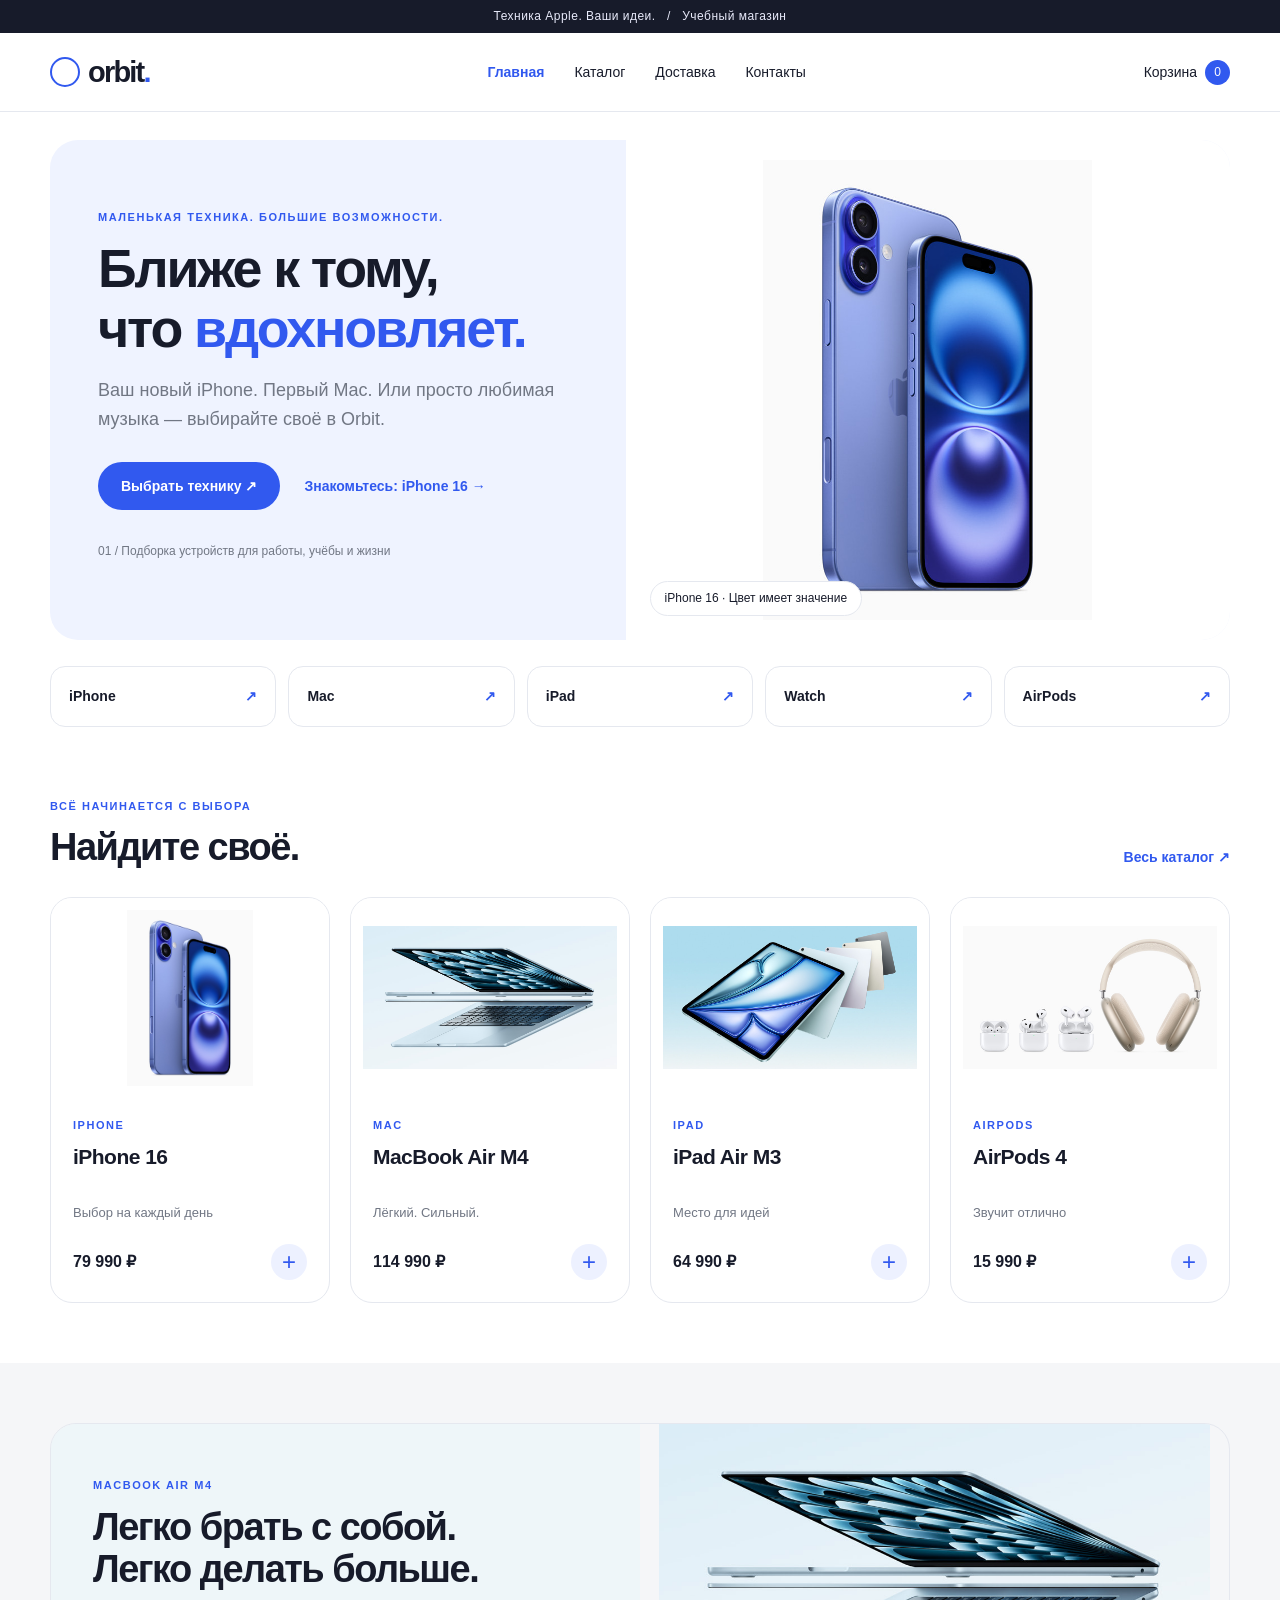
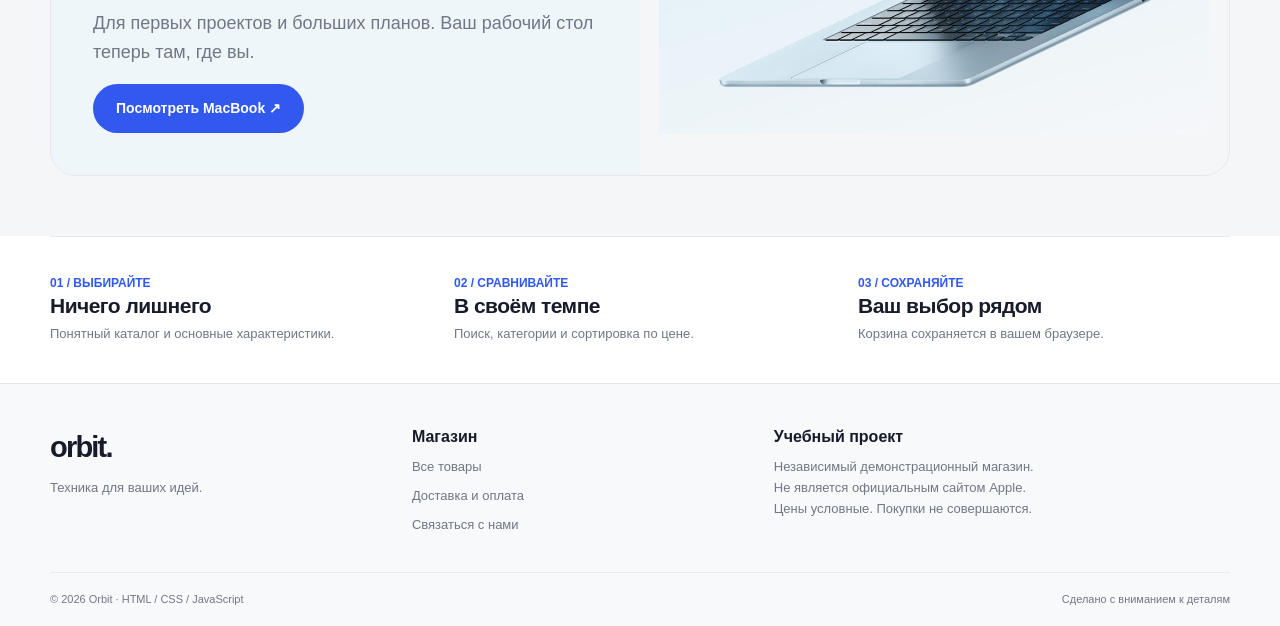
<file: index.html>
<!DOCTYPE html>
<html lang="ru">
<head>
  <meta charset="UTF-8">
  <meta name="viewport" content="width=device-width, initial-scale=1">
  <title>Главная — Orbit</title>
  <meta name="description" content="Учебный магазин техники Apple: iPhone, Mac, iPad и аксессуары.">
  <link rel="stylesheet" href="style.css">
  <script src="products.js" defer></script>
  <script src="app.js" defer></script>
</head>
<body data-page="index">
  <a class="skip-link" href="#main">К содержимому</a>
  <div class="topbar">Техника Apple. Ваши идеи. &nbsp; / &nbsp; Учебный магазин</div>
  <header class="site-header" id="header"></header>
  <main id="main">
    <div class="container">
      <section class="hero" aria-labelledby="hero-title">
        <div class="hero-copy">
          <p class="eyebrow">Маленькая техника. Большие возможности.</p>
          <h1 id="hero-title">Ближе к тому,<br>что <span>вдохновляет.</span></h1>
          <p class="lead">Ваш новый iPhone. Первый Mac. Или просто любимая музыка — выбирайте своё в Orbit.</p>
          <div class="hero-actions"><a class="button" href="catalog.html">Выбрать технику ↗</a><a class="text-link" href="product.html?id=1">Знакомьтесь: iPhone 16 →</a></div>
          <p class="hero-note">01 / Подборка устройств для работы, учёбы и жизни</p>
        </div>
        <div class="hero-visual"><img src="assets/iphone.jpg" alt="iPhone 16 и iPhone 16 Plus в цвете ультрамарин"><span class="image-label">iPhone 16 · Цвет имеет значение</span></div>
      </section>
      <div class="category-grid" aria-label="Категории товаров">
        <a class="category-tile" href="catalog.html?category=iPhone">iPhone<span>↗</span></a>
        <a class="category-tile" href="catalog.html?category=Mac">Mac<span>↗</span></a>
        <a class="category-tile" href="catalog.html?category=iPad">iPad<span>↗</span></a>
        <a class="category-tile" href="catalog.html?category=Watch">Watch<span>↗</span></a>
        <a class="category-tile" href="catalog.html?category=AirPods">AirPods<span>↗</span></a>
      </div>
    </div>
    <section class="section"><div class="container"><div class="section-heading"><div><p class="eyebrow">Всё начинается с выбора</p><h2>Найдите своё.</h2></div><a class="text-link" href="catalog.html">Весь каталог ↗</a></div><div class="product-grid" id="featured"></div></div></section>
    <section class="section soft-section"><div class="container"><div class="promo"><div class="promo-copy"><p class="eyebrow">MacBook Air M4</p><h2>Легко брать с собой.<br>Легко делать больше.</h2><p class="lead">Для первых проектов и больших планов. Ваш рабочий стол теперь там, где вы.</p><a class="button" href="product.html?id=3">Посмотреть MacBook ↗</a></div><img src="assets/macbook.jpg" alt="MacBook Air M4" loading="lazy"></div></div></section>
    <div class="container benefits"><div><b>01 / ВЫБИРАЙТЕ</b><h3>Ничего лишнего</h3><p>Понятный каталог и основные характеристики.</p></div><div><b>02 / СРАВНИВАЙТЕ</b><h3>В своём темпе</h3><p>Поиск, категории и сортировка по цене.</p></div><div><b>03 / СОХРАНЯЙТЕ</b><h3>Ваш выбор рядом</h3><p>Корзина сохраняется в вашем браузере.</p></div></div>
  </main>
  <footer class="site-footer" id="footer"></footer>
  <div id="notice" class="notice" role="status" hidden></div>
  <noscript><p>Включите JavaScript: каталог и корзина используют его для работы.</p></noscript>
</body>
</html>
</file>
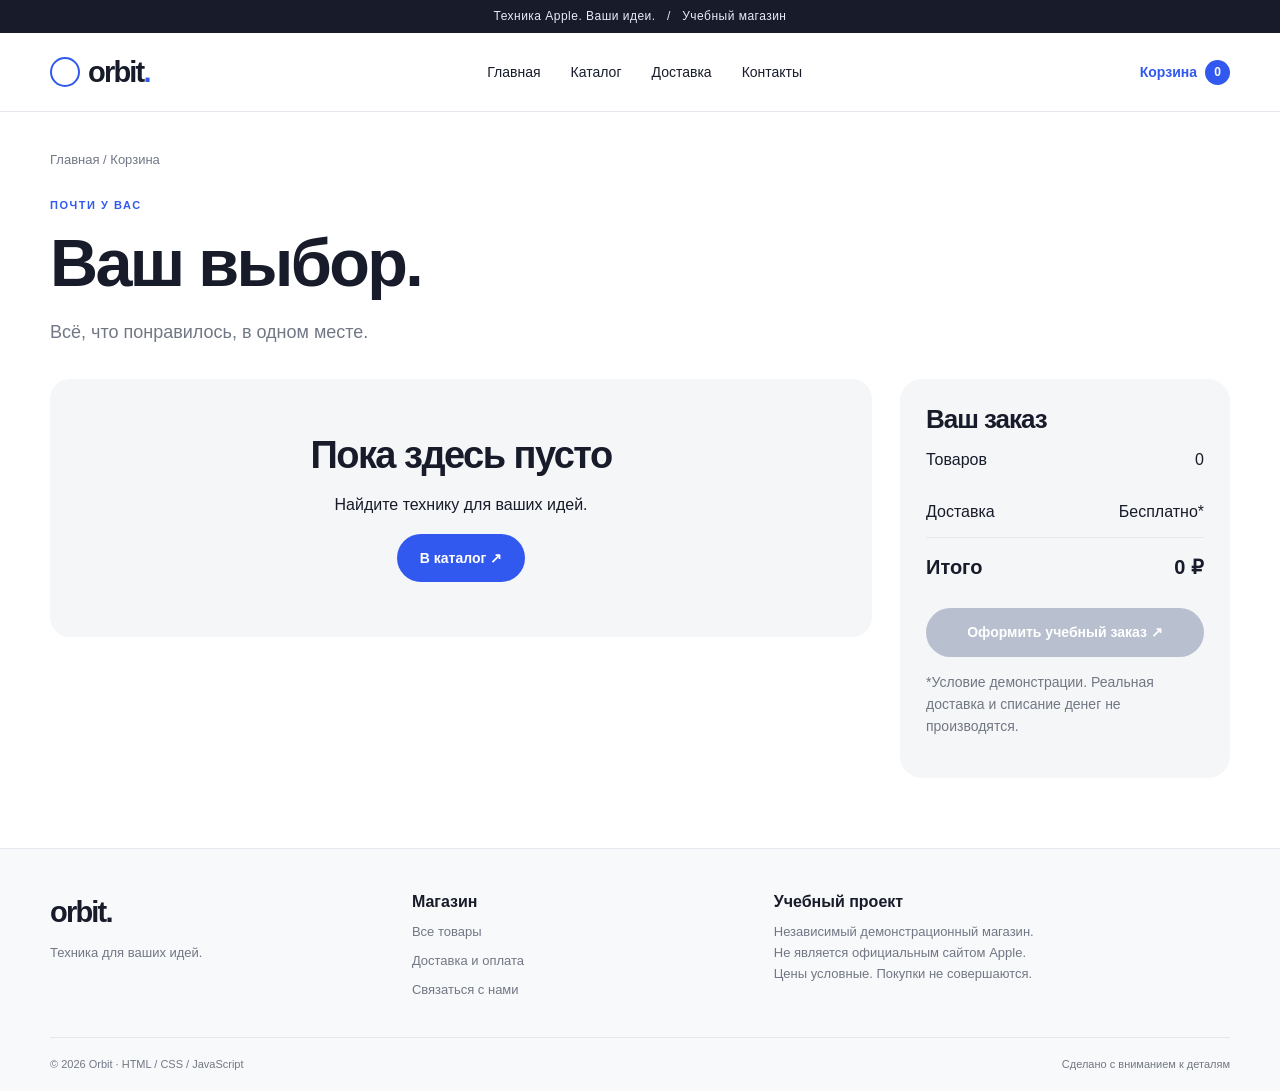
<file: cart.html>
<!DOCTYPE html>
<html lang="ru">
<head>
  <meta charset="UTF-8">
  <meta name="viewport" content="width=device-width, initial-scale=1">
  <title>Корзина — Orbit</title>
  <meta name="description" content="Учебная корзина: количество товаров, итоговая сумма и демонстрация оформления.">
  <link rel="stylesheet" href="style.css">
  <script src="products.js" defer></script>
  <script src="app.js" defer></script>
</head>
<body data-page="cart">
  <a class="skip-link" href="#main">К содержимому</a>
  <div class="topbar">Техника Apple. Ваши идеи. &nbsp; / &nbsp; Учебный магазин</div>
  <header class="site-header" id="header"></header>
  <main class="container page" id="main">
    <p class="breadcrumb"><a href="index.html">Главная</a> / Корзина</p>
    <p class="eyebrow">Почти у вас</p><h1>Ваш выбор.</h1><p class="lead">Всё, что понравилось, в одном месте.</p>
    <p id="order-result" class="success" role="status"></p>
    <div class="cart-layout">
      <div id="cart-items"></div>
      <aside class="summary" aria-label="Итого по заказу">
        <h2>Ваш заказ</h2><div class="summary-row"><span>Товаров</span><span id="summary-count">0</span></div>
        <div class="summary-row"><span>Доставка</span><span>Бесплатно*</span></div><div class="summary-row summary-total"><span>Итого</span><span id="total">0 ₽</span></div>
        <button class="button" id="checkout-button" type="button">Оформить учебный заказ ↗</button>
        <p class="muted">*Условие демонстрации. Реальная доставка и списание денег не производятся.</p>
        <form id="checkout-form" hidden>
          <label>Ваше имя<input name="name" required minlength="2" maxlength="60" autocomplete="given-name" placeholder="Например, Антон"></label>
          <label>Электронная почта<input name="email" type="email" required maxlength="120" autocomplete="email" placeholder="name@example.com"></label>
          <button class="button" type="submit">Подтвердить</button><p class="muted">Можно использовать вымышленные данные. Они не сохраняются и никуда не отправляются.</p>
        </form>
      </aside>
    </div>
  </main>
  <footer class="site-footer" id="footer"></footer>
  <div id="notice" class="notice" role="status" hidden></div>
  <noscript><p>Включите JavaScript: каталог и корзина используют его для работы.</p></noscript>
</body>
</html>
</file>
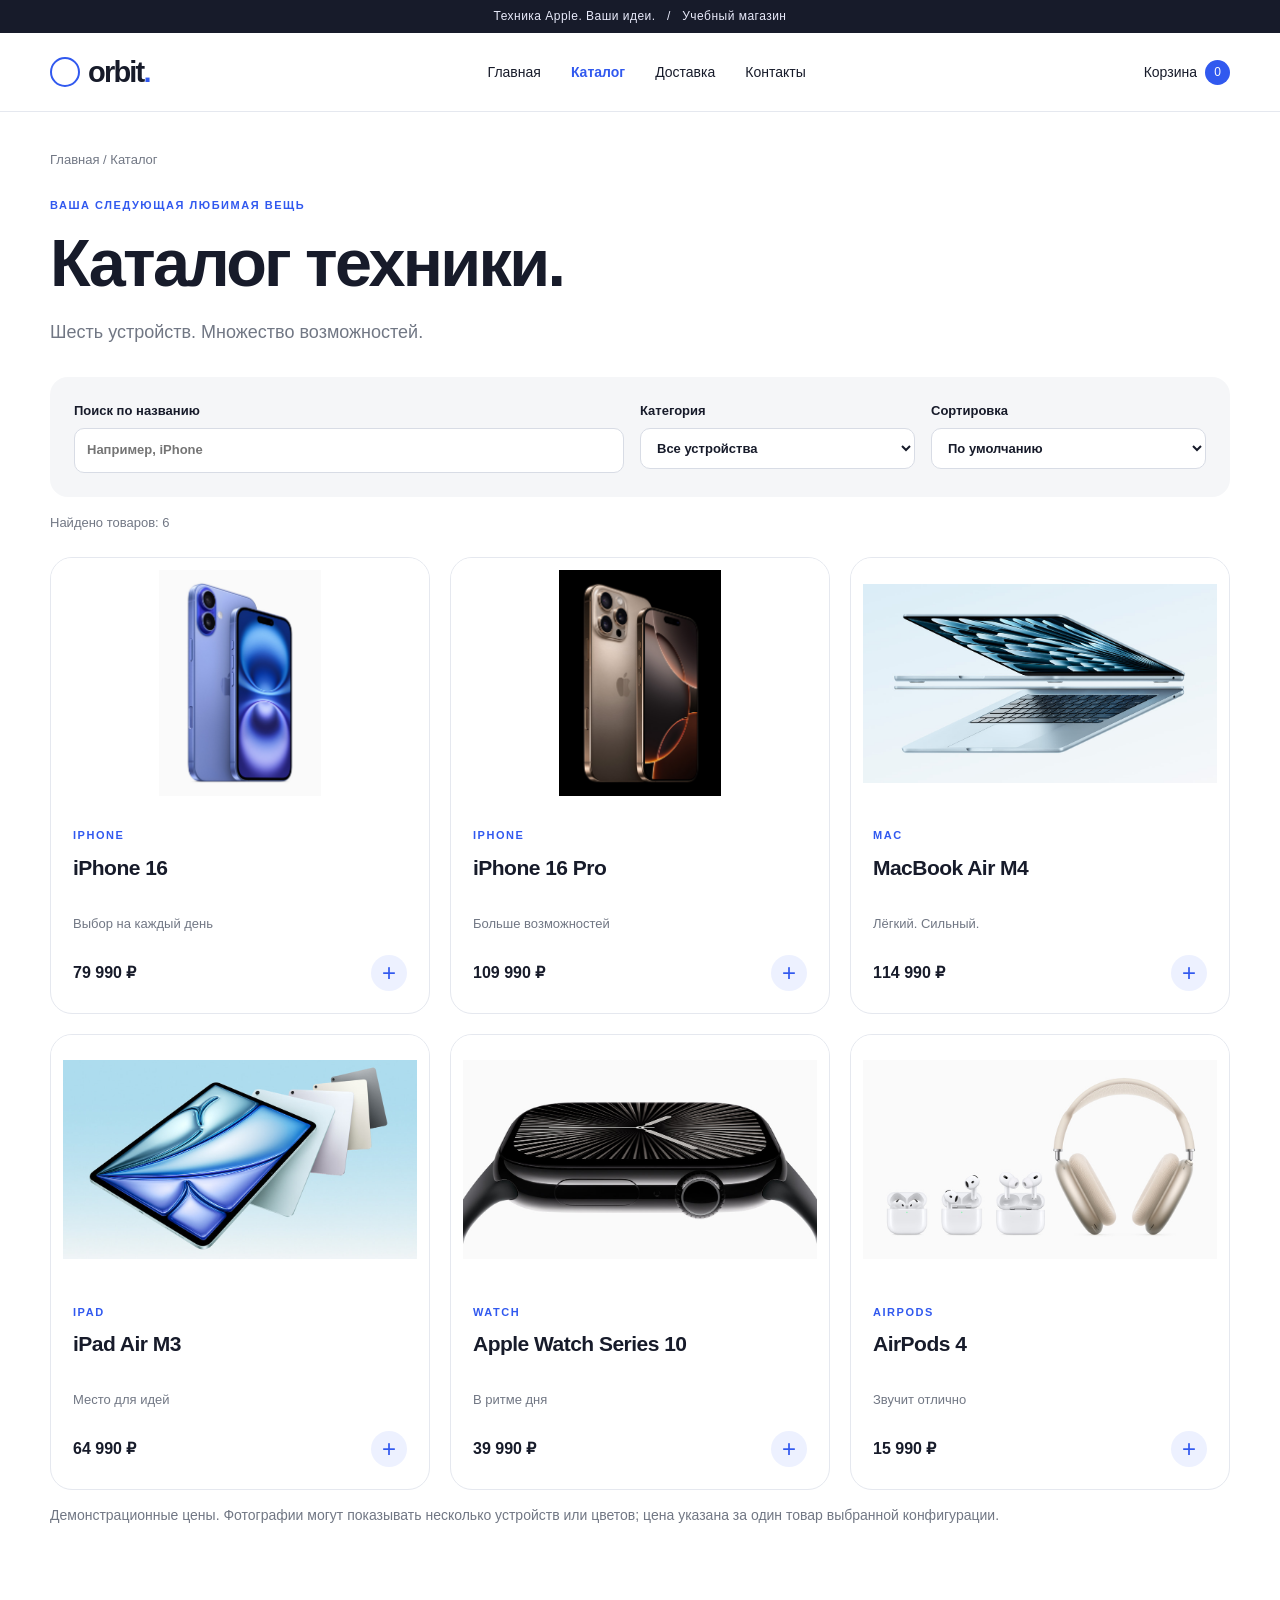
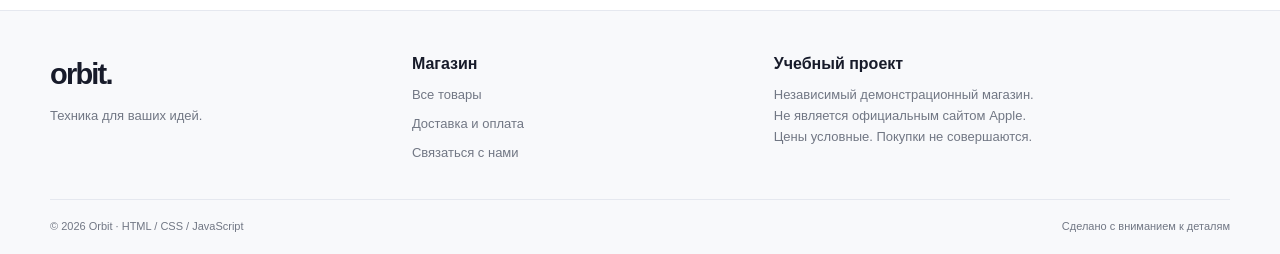
<file: catalog.html>
<!DOCTYPE html>
<html lang="ru">
<head>
  <meta charset="UTF-8">
  <meta name="viewport" content="width=device-width, initial-scale=1">
  <title>Каталог — Orbit</title>
  <meta name="description" content="Каталог учебного магазина Orbit. Поиск, категории и сортировка товаров.">
  <link rel="stylesheet" href="style.css">
  <script src="products.js" defer></script>
  <script src="app.js" defer></script>
</head>
<body data-page="catalog">
  <a class="skip-link" href="#main">К содержимому</a>
  <div class="topbar">Техника Apple. Ваши идеи. &nbsp; / &nbsp; Учебный магазин</div>
  <header class="site-header" id="header"></header>
  <main class="container page" id="main">
    <p class="breadcrumb"><a href="index.html">Главная</a> / Каталог</p>
    <p class="eyebrow">Ваша следующая любимая вещь</p><h1>Каталог техники.</h1><p class="lead">Шесть устройств. Множество возможностей.</p>
    <div class="filters">
      <label>Поиск по названию<input id="search" type="search" placeholder="Например, iPhone" autocomplete="off"></label>
      <label>Категория<select id="category"><option value="all">Все устройства</option value="iPhone">iPhone</option><option value="Mac">Mac</option><option value="iPad">iPad</option><option value="Watch">Watch</option><option value="AirPods">AirPods</option></select></label>
      <label>Сортировка<select id="sort"><option value="default">По умолчанию</option><option value="cheap">Сначала дешевле</option><option value="expensive">Сначала дороже</option></select></label>
    </div>
    <p class="results-count" id="results-count" role="status"></p>
    <div class="product-grid catalog-grid" id="catalog-grid"></div>
    <p class="muted">Демонстрационные цены. Фотографии могут показывать несколько устройств или цветов; цена указана за один товар выбранной конфигурации.</p>
  </main>
  <footer class="site-footer" id="footer"></footer>
  <div id="notice" class="notice" role="status" hidden></div>
  <noscript><p>Включите JavaScript: каталог и корзина используют его для работы.</p></noscript>
</body>
</html>
</file>
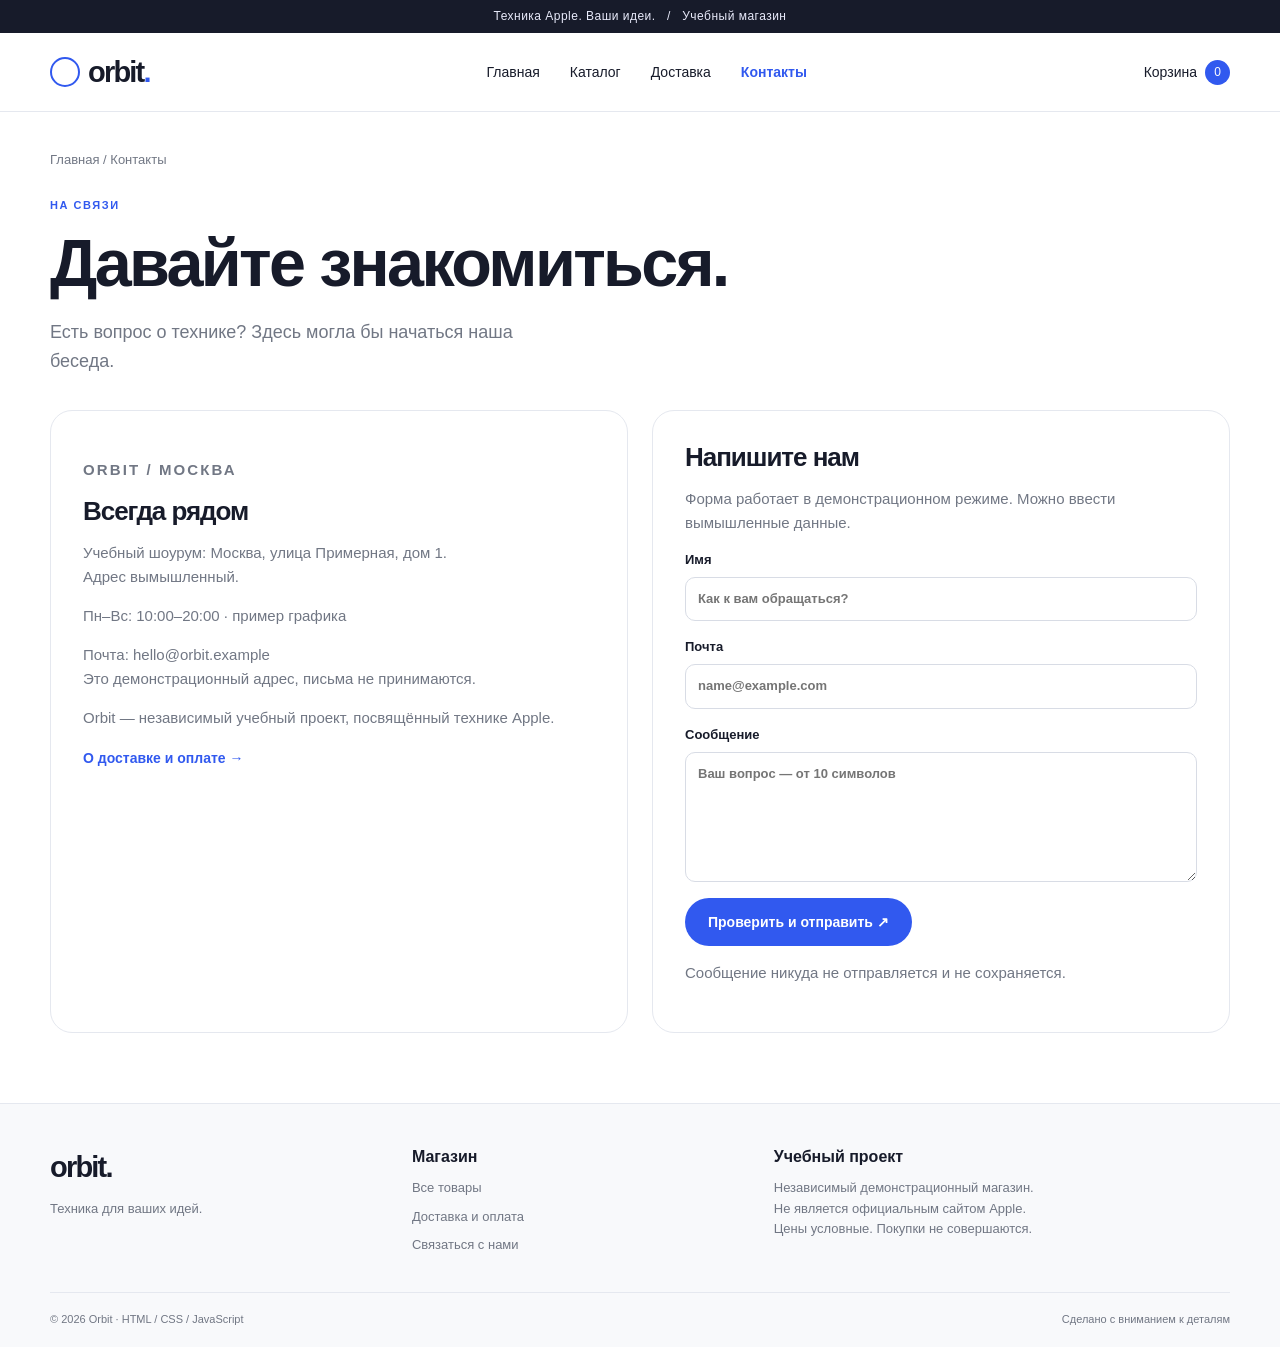
<file: contacts.html>
<!DOCTYPE html>
<html lang="ru">
<head>
  <meta charset="UTF-8">
  <meta name="viewport" content="width=device-width, initial-scale=1">
  <title>Контакты — Orbit</title>
  <meta name="description" content="Контакты и учебная форма обратной связи магазина Orbit.">
  <link rel="stylesheet" href="style.css">
  <script src="products.js" defer></script>
  <script src="app.js" defer></script>
</head>
<body data-page="contacts">
  <a class="skip-link" href="#main">К содержимому</a>
  <div class="topbar">Техника Apple. Ваши идеи. &nbsp; / &nbsp; Учебный магазин</div>
  <header class="site-header" id="header"></header>
  <main class="container page" id="main">
    <p class="breadcrumb"><a href="index.html">Главная</a> / Контакты</p>
    <p class="eyebrow">На связи</p><h1>Давайте знакомиться.</h1><p class="lead">Есть вопрос о технике? Здесь могла бы начаться наша беседа.</p>
    <div class="info-grid">
      <section class="info-card"><p class="eyebrow">Orbit / Москва</p><h2>Всегда рядом</h2><p>Учебный шоурум: Москва, улица Примерная, дом 1.<br>Адрес вымышленный.</p><p>Пн–Вс: 10:00–20:00 · пример графика</p><p>Почта: hello@orbit.example<br>Это демонстрационный адрес, письма не принимаются.</p><p>Orbit — независимый учебный проект, посвящённый технике Apple.</p><a class="text-link" href="delivery.html">О доставке и оплате →</a></section>
      <section class="info-card"><h2>Напишите нам</h2><p>Форма работает в демонстрационном режиме. Можно ввести вымышленные данные.</p>
        <form id="contact-form">
          <label>Имя<input name="name" required minlength="2" maxlength="60" autocomplete="given-name" placeholder="Как к вам обращаться?"></label>
          <label>Почта<input name="email" type="email" required maxlength="120" autocomplete="email" placeholder="name@example.com"></label>
          <label>Сообщение<textarea name="message" required minlength="10" maxlength="1000" placeholder="Ваш вопрос — от 10 символов"></textarea></label>
          <button class="button" type="submit">Проверить и отправить ↗</button>
          <p class="muted">Сообщение никуда не отправляется и не сохраняется.</p><p id="contact-result" class="success" role="status"></p>
        </form>
      </section>
    </div>
  </main>
  <footer class="site-footer" id="footer"></footer>
  <div id="notice" class="notice" role="status" hidden></div>
  <noscript><p>Включите JavaScript: каталог и корзина используют его для работы.</p></noscript>
</body>
</html>
</file>
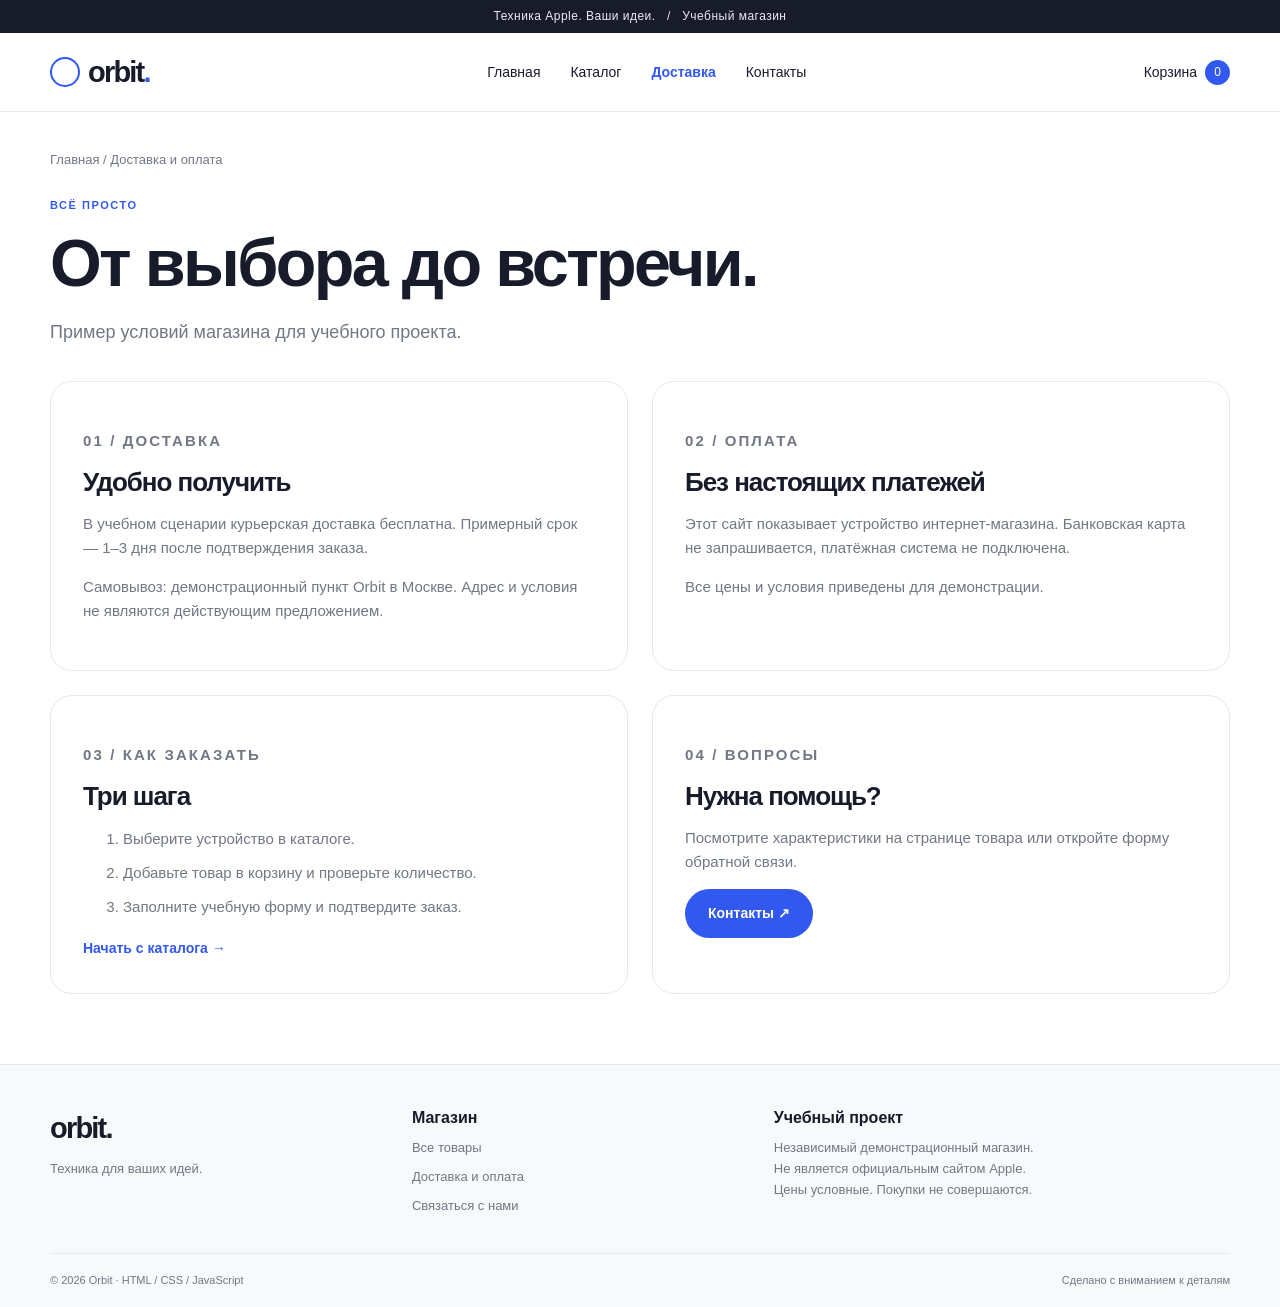
<file: delivery.html>
<!DOCTYPE html>
<html lang="ru">
<head>
  <meta charset="UTF-8">
  <meta name="viewport" content="width=device-width, initial-scale=1">
  <title>Доставка и оплата — Orbit</title>
  <meta name="description" content="Условия демонстрационной доставки и оплаты учебного магазина Orbit.">
  <link rel="stylesheet" href="style.css">
  <script src="products.js" defer></script>
  <script src="app.js" defer></script>
</head>
<body data-page="delivery">
  <a class="skip-link" href="#main">К содержимому</a>
  <div class="topbar">Техника Apple. Ваши идеи. &nbsp; / &nbsp; Учебный магазин</div>
  <header class="site-header" id="header"></header>
  <main class="container page" id="main">
    <p class="breadcrumb"><a href="index.html">Главная</a> / Доставка и оплата</p>
    <p class="eyebrow">Всё просто</p><h1>От выбора до встречи.</h1><p class="lead">Пример условий магазина для учебного проекта.</p>
    <div class="info-grid">
      <section class="info-card"><p class="eyebrow">01 / Доставка</p><h2>Удобно получить</h2><p>В учебном сценарии курьерская доставка бесплатна. Примерный срок — 1–3 дня после подтверждения заказа.</p><p>Самовывоз: демонстрационный пункт Orbit в Москве. Адрес и условия не являются действующим предложением.</p></section>
      <section class="info-card"><p class="eyebrow">02 / Оплата</p><h2>Без настоящих платежей</h2><p>Этот сайт показывает устройство интернет-магазина. Банковская карта не запрашивается, платёжная система не подключена.</p><p>Все цены и условия приведены для демонстрации.</p></section>
      <section class="info-card"><p class="eyebrow">03 / Как заказать</p><h2>Три шага</h2><ol><li>Выберите устройство в каталоге.</li><li>Добавьте товар в корзину и проверьте количество.</li><li>Заполните учебную форму и подтвердите заказ.</li></ol><a class="text-link" href="catalog.html">Начать с каталога →</a></section>
      <section class="info-card"><p class="eyebrow">04 / Вопросы</p><h2>Нужна помощь?</h2><p>Посмотрите характеристики на странице товара или откройте форму обратной связи.</p><a class="button" href="contacts.html">Контакты ↗</a></section>
    </div>
  </main>
  <footer class="site-footer" id="footer"></footer>
  <div id="notice" class="notice" role="status" hidden></div>
  <noscript><p>Включите JavaScript: каталог и корзина используют его для работы.</p></noscript>
</body>
</html>
</file>
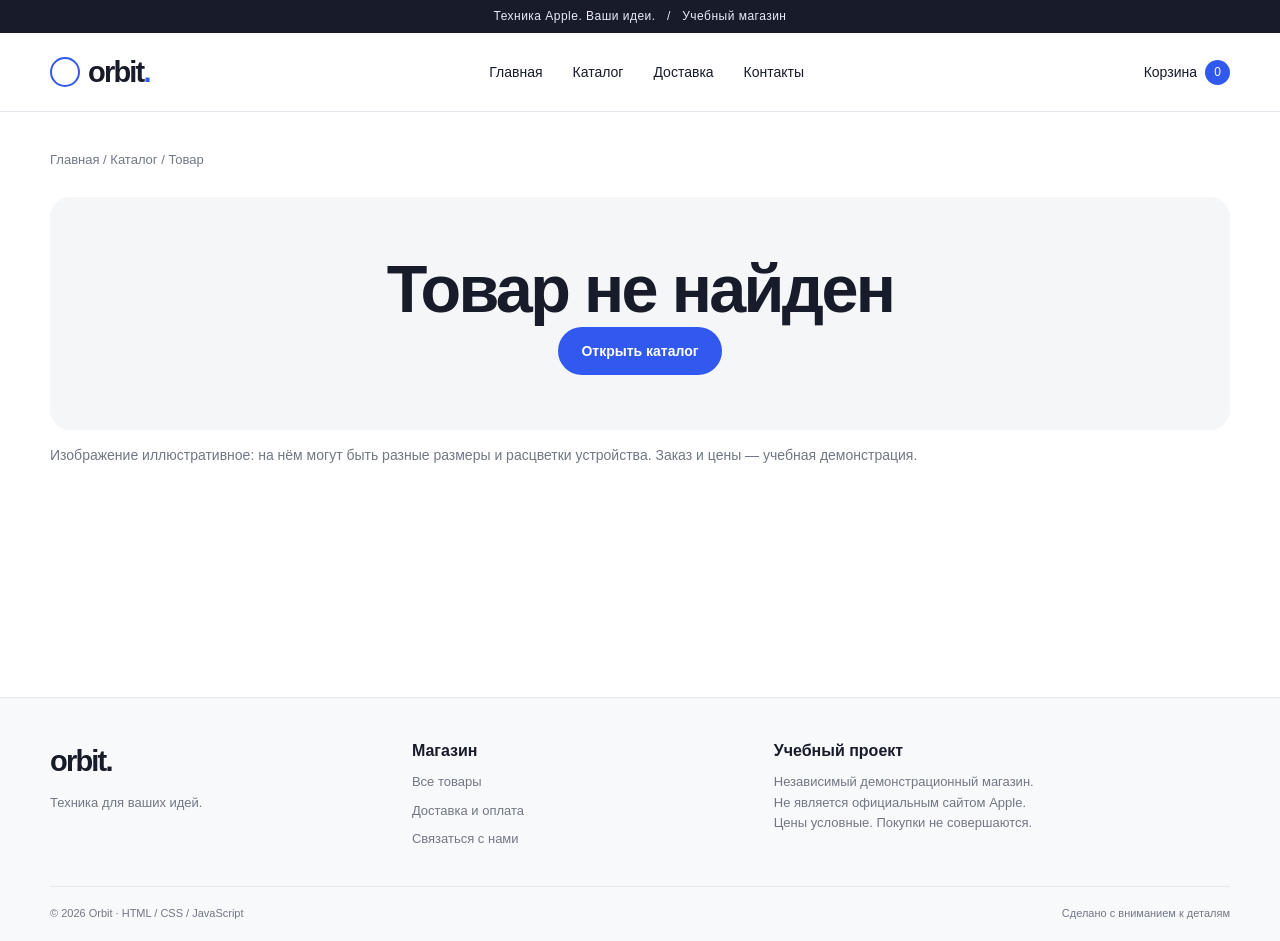
<file: product.html>
<!DOCTYPE html>
<html lang="ru">
<head>
  <meta charset="UTF-8">
  <meta name="viewport" content="width=device-width, initial-scale=1">
  <title>Товар — Orbit</title>
  <meta name="description" content="Характеристики и демонстрационная цена выбранного устройства Apple.">
  <link rel="stylesheet" href="style.css">
  <script src="products.js" defer></script>
  <script src="app.js" defer></script>
</head>
<body data-page="product">
  <a class="skip-link" href="#main">К содержимому</a>
  <div class="topbar">Техника Apple. Ваши идеи. &nbsp; / &nbsp; Учебный магазин</div>
  <header class="site-header" id="header"></header>
  <main class="container page" id="main">
    <p class="breadcrumb"><a href="index.html">Главная</a> / <a href="catalog.html">Каталог</a> / Товар</p>
    <div class="product-detail" id="product-detail"></div>
    <p class="muted">Изображение иллюстративное: на нём могут быть разные размеры и расцветки устройства. Заказ и цены — учебная демонстрация.</p>
  </main>
  <footer class="site-footer" id="footer"></footer>
  <div id="notice" class="notice" role="status" hidden></div>
  <noscript><p>Включите JavaScript: каталог и корзина используют его для работы.</p></noscript>
</body>
</html>
</file>
<file: style.css>
/* Общие переменные цветов и размеров: меняются в одном месте для всего сайта. */
:root { --ink: #171b2a; --muted: #717784; --blue: #3159ef; --line: #e5e8ef; --paper: #f5f6f8; --radius: 22px; }
/* Указанная ширина элемента включает его рамки и внутренние отступы. */
* { box-sizing: border-box; }
/* Плавная прокрутка нужна для переходов по якорям. */
html { scroll-behavior: smooth; }
/* Убираем отступ браузера и задаём системный шрифт, который работает без интернета. */
body { margin: 0; color: var(--ink); background: #fff; font: 16px/1.6 -apple-system, BlinkMacSystemFont, "Segoe UI", Arial, sans-serif; }
/* Ссылки наследуют цвет родителя и не подчёркиваются до наведения. */
a { color: inherit; text-decoration: none; }
/* Делаем состояние наведения на обычную текстовую ссылку заметным. */
a:hover { color: var(--blue); }
/* Картинки не выходят за ширину родителя; display убирает нижний зазор. */
img { max-width: 100%; display: block; }
/* Элементы формы используют тот же шрифт, что и остальная страница. */
button, input, select, textarea { font: inherit; }
/* Кнопки получают курсор в виде руки. */
button { cursor: pointer; }
/* Хорошо заметная обводка нужна при навигации клавиатурой. */
:focus-visible { outline: 3px solid #3159ef; outline-offset: 4px; }
/* Атрибут hidden всегда скрывает элемент, даже если другой класс задаёт display. */
[hidden] { display: none !important; }
/* Центрируем контент и оставляем поля по краям. */
.container { width: min(1180px, calc(100% - 48px)); margin: 0 auto; }
/* Верхняя информационная полоска. */
.topbar { background: #171b2a; color: #e8eafa; text-align: center; padding: 7px 16px; font-size: 12px; letter-spacing: .04em; }
/* Шапка остаётся видимой при прокрутке. */
.site-header { position: sticky; top: 0; z-index: 10; background: rgba(255,255,255,.96); border-bottom: 1px solid var(--line); }
/* Flexbox располагает логотип, меню и корзину в одну строку. */
.nav-row { min-height: 78px; display: flex; align-items: center; gap: 30px; }
/* Логотип — обычный текст, поэтому отдельная картинка не требуется. */
.brand { display: inline-flex; align-items: center; font-size: 29px; font-weight: 800; letter-spacing: -1.8px; }
/* Декоративный круг в логотипе. */
.brand-mark { display: inline-grid; place-items: center; width: 30px; height: 30px; margin-right: 8px; border: 2px solid var(--blue); border-radius: 50%; font-size: 0; }
/* Небольшая цветная точка после названия. */
.brand-dot { color: var(--blue); }
/* Основное меню занимает свободное место по центру. */
nav { display: flex; gap: 30px; margin: auto; font-size: 14px; }
/* Подсвечиваем ссылку текущей страницы. */
nav a[aria-current], .cart-link[aria-current] { color: var(--blue); font-weight: 700; }
/* Корзина и счётчик не переносятся на две строки. */
.cart-link { display: flex; align-items: center; gap: 8px; font-size: 14px; white-space: nowrap; }
/* Круглый синий счётчик товаров. */
#cart-count { display: inline-grid; place-items: center; min-width: 25px; height: 25px; padding: 0 6px; background: var(--blue); color: white; border-radius: 20px; font-size: 12px; }
/* На большом экране мобильная кнопка скрыта. */
.menu-button { display: none; border: 0; background: var(--paper); border-radius: 8px; padding: 6px 10px; }
/* Короткая подпись над заголовком. */
.eyebrow { text-transform: uppercase; letter-spacing: .14em; font-size: 11px; font-weight: 700; color: var(--blue); }
/* Сбрасываем лишние отступы заголовков и делаем плотные строки. */
h1, h2, h3 { margin: 0; line-height: 1.12; letter-spacing: -.04em; }
/* Размер заголовка плавно зависит от ширины экрана. */
h1 { font-size: clamp(38px, 5.2vw, 68px); font-weight: 750; }
/* Общий размер подзаголовка второго уровня. */
h2 { font-size: clamp(26px, 3vw, 38px); }
/* Уменьшенный заголовок карточки. */
h3 { font-size: 21px; letter-spacing: -.025em; }
/* Приглушённый текст описания. */
.lead { font-size: 18px; color: var(--muted); max-width: 510px; }
/* Общий вспомогательный цвет. */
.muted { color: var(--muted); font-size: 14px; }
/* Общая синяя кнопка; подходит и для ссылки. */
.button { display: inline-flex; justify-content: center; align-items: center; gap: 12px; padding: 13px 23px; border: 0; border-radius: 30px; background: var(--blue); color: #fff; font-weight: 600; font-size: 14px; }
/* Наведение делает кнопку темнее. */
.button:hover { background: #2345ca; color: #fff; }
/* Отключённую кнопку нельзя нажать. */
.button:disabled { background: #b8bfce; cursor: not-allowed; }
/* Второстепенная ссылка рядом с кнопкой. */
.text-link { font-size: 14px; color: var(--blue); font-weight: 600; }
/* Главный рекламный блок — сетка из текста и изображения. */
.hero { margin-top: 28px; display: grid; grid-template-columns: 1fr 1.05fr; min-height: 500px; background: #eff3ff; border-radius: 28px; overflow: hidden; }
/* Воздух вокруг текста главного блока. */
.hero-copy { padding: 58px 0 48px 48px; position: relative; z-index: 1; }
/* Цветовой акцент внутри главного заголовка. */
.hero h1 { font-size: clamp(36px, 4.2vw, 56px); }
.hero h1 span { color: var(--blue); }
/* Кнопки располагаются рядом и могут переноситься. */
.hero-actions { display: flex; gap: 24px; align-items: center; flex-wrap: wrap; margin-top: 28px; }
/* Небольшая подпись под кнопками. */
.hero-note { color: var(--muted); font-size: 12px; margin-top: 32px; }
/* Изображение товара размещено на белом фоне. */
.hero-visual { display: grid; align-items: center; background: #fff; position: relative; }
/* Фото сохраняет пропорции и целиком помещается в рекламный блок. */
.hero-visual img { width: 100%; height: 460px; object-fit: contain; }
/* Плашка с названием товара поверх изображения. */
.image-label { position: absolute; bottom: 24px; left: 24px; padding: 7px 14px; border: 1px solid var(--line); border-radius: 20px; background: #fff; font-size: 12px; }
/* Отступы секций. */
.section { padding: 60px 0; }
/* Заголовок секции и ссылка разведены к краям. */
.section-heading { display: flex; justify-content: space-between; align-items: end; gap: 20px; margin-bottom: 28px; }
/* Сетка категорий на главной. */
.category-grid { display: grid; grid-template-columns: repeat(5, 1fr); gap: 12px; margin: 26px 0 0; }
/* Плитка категории с простой графикой на основе текста. */
.category-tile { display: flex; justify-content: space-between; align-items: center; padding: 18px; border: 1px solid var(--line); border-radius: 15px; font-size: 14px; font-weight: 600; }
/* Стрелка категории окрашивается в синий цвет. */
.category-tile span { color: var(--blue); }
/* Светлый фон выделяет область популярных товаров. */
.soft-section { background: var(--paper); }
/* Четыре карточки в ряд на широком экране. */
.product-grid { display: grid; grid-template-columns: repeat(4, minmax(0, 1fr)); gap: 20px; }
/* Карточка товара с тонкой рамкой и мягкими углами. */
.product-card { background: white; border: 1px solid var(--line); border-radius: var(--radius); overflow: hidden; transition: transform .2s, box-shadow .2s; }
/* Лёгкое движение карточки при наведении. */
.product-card:hover { transform: translateY(-4px); box-shadow: 0 12px 28px #19254a0c; }
/* Одинаковая высота фотографий предотвращает скачки сетки. */
.product-image { display: block; height: 200px; padding: 12px; background: white; }
/* contain сохраняет весь товар в кадре. */
.product-image img { width: 100%; height: 100%; object-fit: contain; }
/* Внутренние отступы текстовой части карточки. */
.card-info { padding: 8px 22px 22px; }
/* Названия занимают одинаковую высоту и не смещают цены. */
.card-info h3 { min-height: 48px; }
/* Короткое описание карточки. */
.card-description { color: var(--muted); font-size: 13px; margin: 10px 0 20px; }
/* Цена слева, кнопка справа. */
.card-bottom { display: flex; justify-content: space-between; align-items: center; gap: 8px; }
/* Круглая кнопка добавления. */
.add-button { width: 36px; height: 36px; border-radius: 50%; border: 0; color: var(--blue); background: #edf1ff; font-size: 24px; line-height: 1; }
/* Дополнительное состояние кнопки при наведении. */
.add-button:hover { background: var(--blue); color: white; }
/* Двухколоночная промокарточка ноутбука. */
.promo { display: grid; grid-template-columns: 1fr 1fr; border: 1px solid var(--line); border-radius: 26px; overflow: hidden; }
/* Текст промокарточки. */
.promo-copy { padding: 42px; background: #eef6f9; }
/* Изображение ноутбука целиком помещается в свою половину. */
.promo img { width: 100%; height: 310px; object-fit: contain; }
/* Полоса преимуществ. */
.benefits { display: grid; grid-template-columns: repeat(3, 1fr); gap: 32px; border-top: 1px solid var(--line); padding: 32px 0; }
/* Порядковый номер преимущества. */
.benefits b { color: var(--blue); font-size: 12px; }
/* Текст преимущества. */
.benefits p { font-size: 13px; color: var(--muted); margin: 6px 0; }
/* Поля главного содержимого внутренних страниц. */
.page { padding-top: 38px; padding-bottom: 70px; min-height: 65vh; }
/* Хлебные крошки помогают вернуться назад. */
.breadcrumb { margin: 0 0 26px; font-size: 13px; color: var(--muted); }
/* Панель поиска и фильтров. */
.filters { display: grid; grid-template-columns: 2fr 1fr 1fr; gap: 16px; padding: 24px; margin: 30px 0 16px; background: var(--paper); border-radius: 18px; }
/* Подпись формы находится над полем. */
label { display: block; font-size: 13px; font-weight: 600; }
/* Общий вид полей ввода. */
input, select, textarea { display: block; width: 100%; border: 1px solid #d8dce5; border-radius: 10px; padding: 11px 12px; margin-top: 6px; background: white; color: var(--ink); }
/* Многострочное поле можно растягивать только по вертикали. */
textarea { resize: vertical; min-height: 130px; }
/* Счётчик результатов. */
.results-count { color: var(--muted); font-size: 13px; margin-bottom: 24px; }
/* В каталоге три карточки на строку. */
.catalog-grid { grid-template-columns: repeat(3, minmax(0, 1fr)); }
/* Увеличиваем изображение карточки в каталоге. */
.catalog-grid .product-image { height: 250px; }
/* Большая карточка товара: фото и описание. */
.product-detail { display: grid; grid-template-columns: 1.1fr 1fr; gap: 56px; align-items: start; }
/* Картинка товара на отдельной светлой плоскости. */
.detail-image { border: 1px solid var(--line); border-radius: 24px; padding: 20px; }
/* Устанавливаем одинаковую высоту больших фото. */
.detail-image img { width: 100%; height: 450px; object-fit: contain; }
/* Заголовок товара меньше главного рекламного заголовка. */
.detail-info h1 { font-size: 44px; }
/* Статус наличия. */
.stock { font-size: 13px; color: #287a58; }
/* Выделенная крупная цена. */
.detail-price { font-size: 32px; font-weight: 750; margin: 20px 0; }
/* Подзаголовок характеристик. */
.detail-info h2 { font-size: 22px; margin-top: 35px; }
/* Убираем промежутки между рамками ячеек таблицы. */
.specs { width: 100%; border-collapse: collapse; margin-top: 16px; font-size: 14px; }
/* Рамки и отступы строк таблицы. */
.specs th, .specs td { text-align: left; border-bottom: 1px solid var(--line); padding: 12px 0; }
/* Названия характеристик менее контрастны, чем значения. */
.specs th { font-weight: 400; color: var(--muted); width: 52%; }
/* Корзина: список слева, итог справа. */
.cart-layout { display: grid; grid-template-columns: 1fr 330px; gap: 28px; margin-top: 32px; align-items: start; }
/* Одна строка корзины. */
.cart-item { display: grid; grid-template-columns: 95px 1fr auto; align-items: center; gap: 18px; padding: 22px 0; border-bottom: 1px solid var(--line); }
/* Миниатюра в корзине. */
.cart-item img { width: 95px; height: 90px; object-fit: contain; }
/* Заголовок позиции корзины. */
.cart-item h2 { font-size: 19px; }
/* Сумма за позицию выравнивается справа. */
.cart-item > strong { grid-column: 2 / 4; text-align: right; }
/* Кнопка удаления выглядит как ссылка. */
.text-button { padding: 0; border: 0; background: transparent; color: var(--blue); font-size: 13px; }
/* Переключатель количества. */
.quantity { display: flex; align-items: center; gap: 12px; border: 1px solid var(--line); border-radius: 12px; padding: 4px; }
/* Кнопки количества имеют удобную область нажатия. */
.quantity button { width: 30px; height: 30px; border: 0; background: var(--paper); border-radius: 8px; }
/* Блок итоговой суммы. */
.summary { background: var(--paper); padding: 26px; border-radius: 22px; }
/* Заголовок итога. */
.summary h2 { font-size: 26px; }
/* Строка итогов располагает подпись и число по краям. */
.summary-row { display: flex; justify-content: space-between; padding: 13px 0; }
/* Финальный итог отделён линией. */
.summary-total { border-top: 1px solid var(--line); font-size: 20px; font-weight: 700; }
/* Кнопка оформления занимает всю ширину блока. */
.summary .button { width: 100%; margin-top: 12px; }
/* Поля внутри форм разнесены друг от друга. */
form label { margin-bottom: 16px; }
/* Демонстрационная форма отделена от итоговой суммы. */
#checkout-form { margin-top: 24px; border-top: 1px solid var(--line); padding-top: 20px; }
/* Сообщение об успехе остаётся на странице. */
.success { color: #24714f; font-weight: 600; }
/* Пустое состояние занимает всю сетку. */
.empty-state { grid-column: 1 / -1; text-align: center; padding: 55px 24px; background: var(--paper); border-radius: 20px; }
/* Колонки для доставки и контактов. */
.info-grid { display: grid; grid-template-columns: repeat(2, 1fr); gap: 24px; margin-top: 34px; }
/* Информационная карточка. */
.info-card { border: 1px solid var(--line); border-radius: 22px; padding: 32px; }
/* Заголовок информационной карточки. */
.info-card h2 { font-size: 26px; }
/* Стандартный текст внутри карточки. */
.info-card p, .info-card li { color: var(--muted); font-size: 15px; }
/* Список этапов с комфортным отступом. */
.info-card li { margin: 10px 0; }
/* Уведомление закреплено справа снизу. */
.notice { position: fixed; bottom: 24px; right: 24px; z-index: 30; max-width: calc(100% - 48px); padding: 15px 22px; border-radius: 16px; background: var(--ink); color: white; box-shadow: 0 6px 30px #0002; }
/* Ссылка пропуска навигации скрыта за верхним краем до фокуса клавиатурой. */
.skip-link { position: fixed; top: -100px; left: 16px; z-index: 40; background: white; padding: 12px; }
/* Показываем ссылку при нажатии Tab. */
.skip-link:focus { top: 12px; }
/* Светлый подвал с верхней границей. */
.site-footer { background: #f8f9fb; border-top: 1px solid var(--line); padding: 40px 0 18px; }
/* Три колонки подвала. */
.footer-grid { display: grid; grid-template-columns: 1fr 1fr 1.4fr; gap: 36px; }
/* Текст подвала менее контрастный и небольшой. */
.footer-grid p, .footer-grid > div > a:not(.brand) { display: block; color: var(--muted); font-size: 13px; margin: 8px 0; }
/* Нижняя полоса подвала. */
.footer-bottom { border-top: 1px solid var(--line); margin-top: 28px; padding-top: 18px; display: flex; justify-content: space-between; gap: 16px; color: var(--muted); font-size: 11px; }
/* Адаптация для планшетов и небольших ноутбуков. */
@media (max-width: 960px) {
  /* Две карточки вместо четырёх. */
  .product-grid { grid-template-columns: repeat(2, minmax(0, 1fr)); }
  /* Уменьшаем отступ слева у рекламного текста. */
  .hero-copy { padding: 38px 0 32px 30px; }
  /* Уменьшаем расстояние между колонками товара. */
  .product-detail { gap: 28px; }
  /* Корзина становится одноколоночной. */
  .cart-layout { grid-template-columns: 1fr; }
  /* Меньше расстояние между ссылками навигации. */
  nav { gap: 18px; }
  /* Категории могут занимать несколько строк. */
  .category-grid { grid-template-columns: repeat(3, 1fr); }
}
/* Адаптация для телефонов. */
@media (max-width: 640px) {
  /* Уменьшаем поля по краям. */
  .container { width: calc(100% - 32px); }
  /* Компактная шапка. */
  .nav-row { min-height: 66px; gap: 14px; flex-wrap: wrap; }
  /* Показываем кнопку мобильного меню. */
  .menu-button { display: block; margin-left: auto; }
  /* Меню скрыто до нажатия кнопки и занимает отдельную строку. */
  nav { display: none; order: 4; width: 100%; margin: 0; padding: 12px 0 18px; flex-wrap: wrap; }
  /* JavaScript добавляет класс open, после чего меню становится видимым. */
  nav.open { display: flex; }
  /* Содержимое сложных блоков располагается друг под другом. */
  .hero, .promo, .product-detail, .info-grid, .filters, .footer-grid { grid-template-columns: 1fr; }
  /* Поля рекламного текста на телефоне. */
  .hero-copy { padding: 30px; }
  /* Убираем минимальную высоту главного блока. */
  .hero { min-height: 0; margin-top: 16px; }
  /* Компактное изображение на телефоне. */
  .hero-visual img { height: 300px; }
  /* Уменьшаем вертикальные отступы секций. */
  .section { padding: 38px 0; }
  /* Две категории в строку. */
  .category-grid { grid-template-columns: repeat(2, 1fr); }
  /* Меньший зазор между карточками. */
  .product-grid { gap: 12px; }
  /* Снижаем высоту фото в карточке. */
  .product-image, .catalog-grid .product-image { height: 155px; padding: 5px; }
  /* Уменьшаем поля карточки товара. */
  .card-info { padding: 5px 13px 16px; }
  /* Название товара на телефоне. */
  .card-info h3 { font-size: 17px; min-height: 40px; }
  /* Цена и кнопка могут перейти на следующую строку на узком экране. */
  .card-bottom { flex-wrap: wrap; font-size: 14px; }
  /* Подпись карточки имеет одинаковую высоту. */
  .card-description { min-height: 42px; }
  /* Преимущества располагаются вертикально. */
  .benefits { grid-template-columns: 1fr; gap: 18px; }
  /* Меньше отступ в промоблоке. */
  .promo-copy { padding: 28px; }
  /* Фото большого товара на телефоне. */
  .detail-image img { height: 300px; }
  /* Заголовок большого товара на телефоне. */
  .detail-info h1 { font-size: 36px; }
  /* Поля основной страницы. */
  .page { padding-top: 26px; padding-bottom: 40px; }
  /* Уменьшаем миниатюру в корзине. */
  .cart-item { grid-template-columns: 65px 1fr; gap: 14px; }
  /* Размер миниатюры. */
  .cart-item img { width: 65px; height: 70px; }
  /* Количество переносится под описание. */
  .quantity { grid-column: 2; justify-self: start; }
  /* Сумма позиции находится под количеством. */
  .cart-item > strong { grid-column: 2; }
  /* Компактные информационные карточки. */
  .info-card { padding: 24px; }
  /* Нижняя строка подвала становится вертикальной. */
  .footer-bottom { flex-direction: column; }
}
/* Учитываем настройку пользователя, отключающую движение интерфейса. */
@media (prefers-reduced-motion: reduce) {
  /* Отключаем плавную прокрутку и анимацию карточек. */
  html { scroll-behavior: auto; } .product-card { transition: none; }
}
</file>
